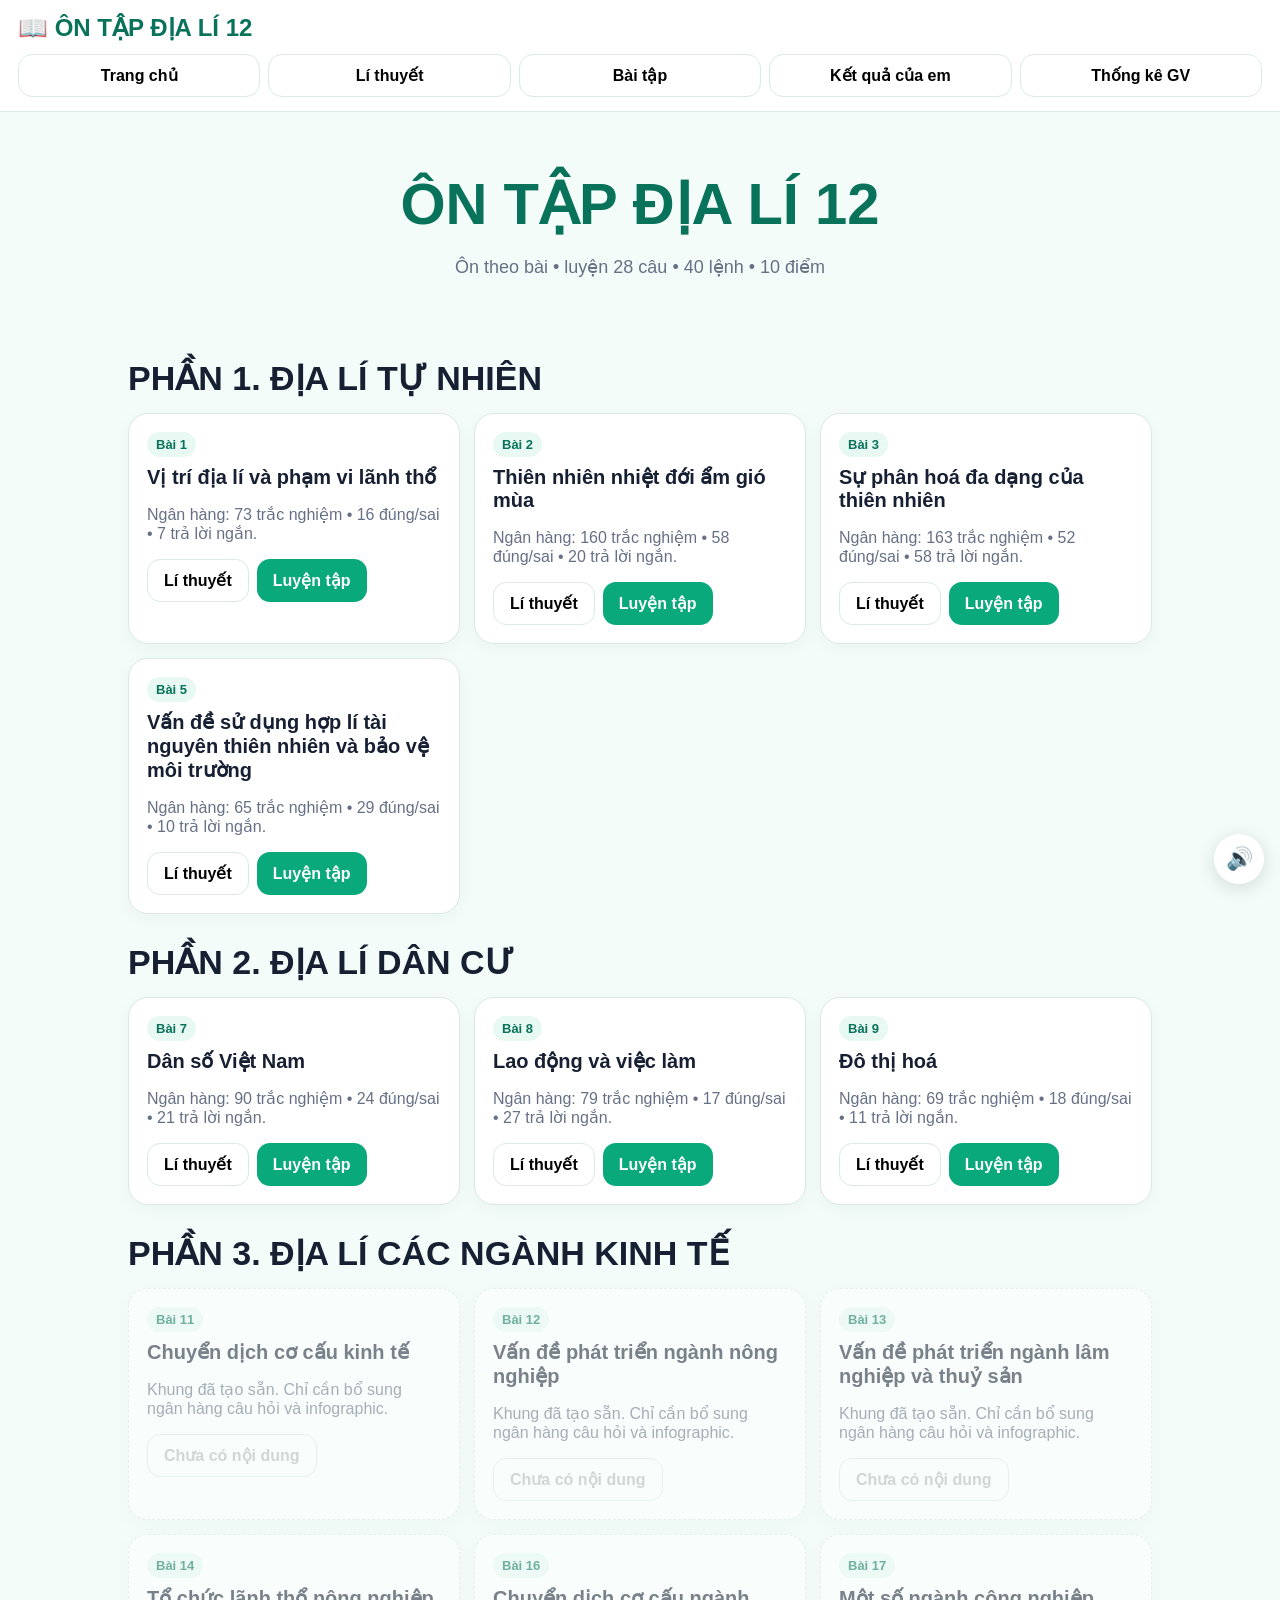
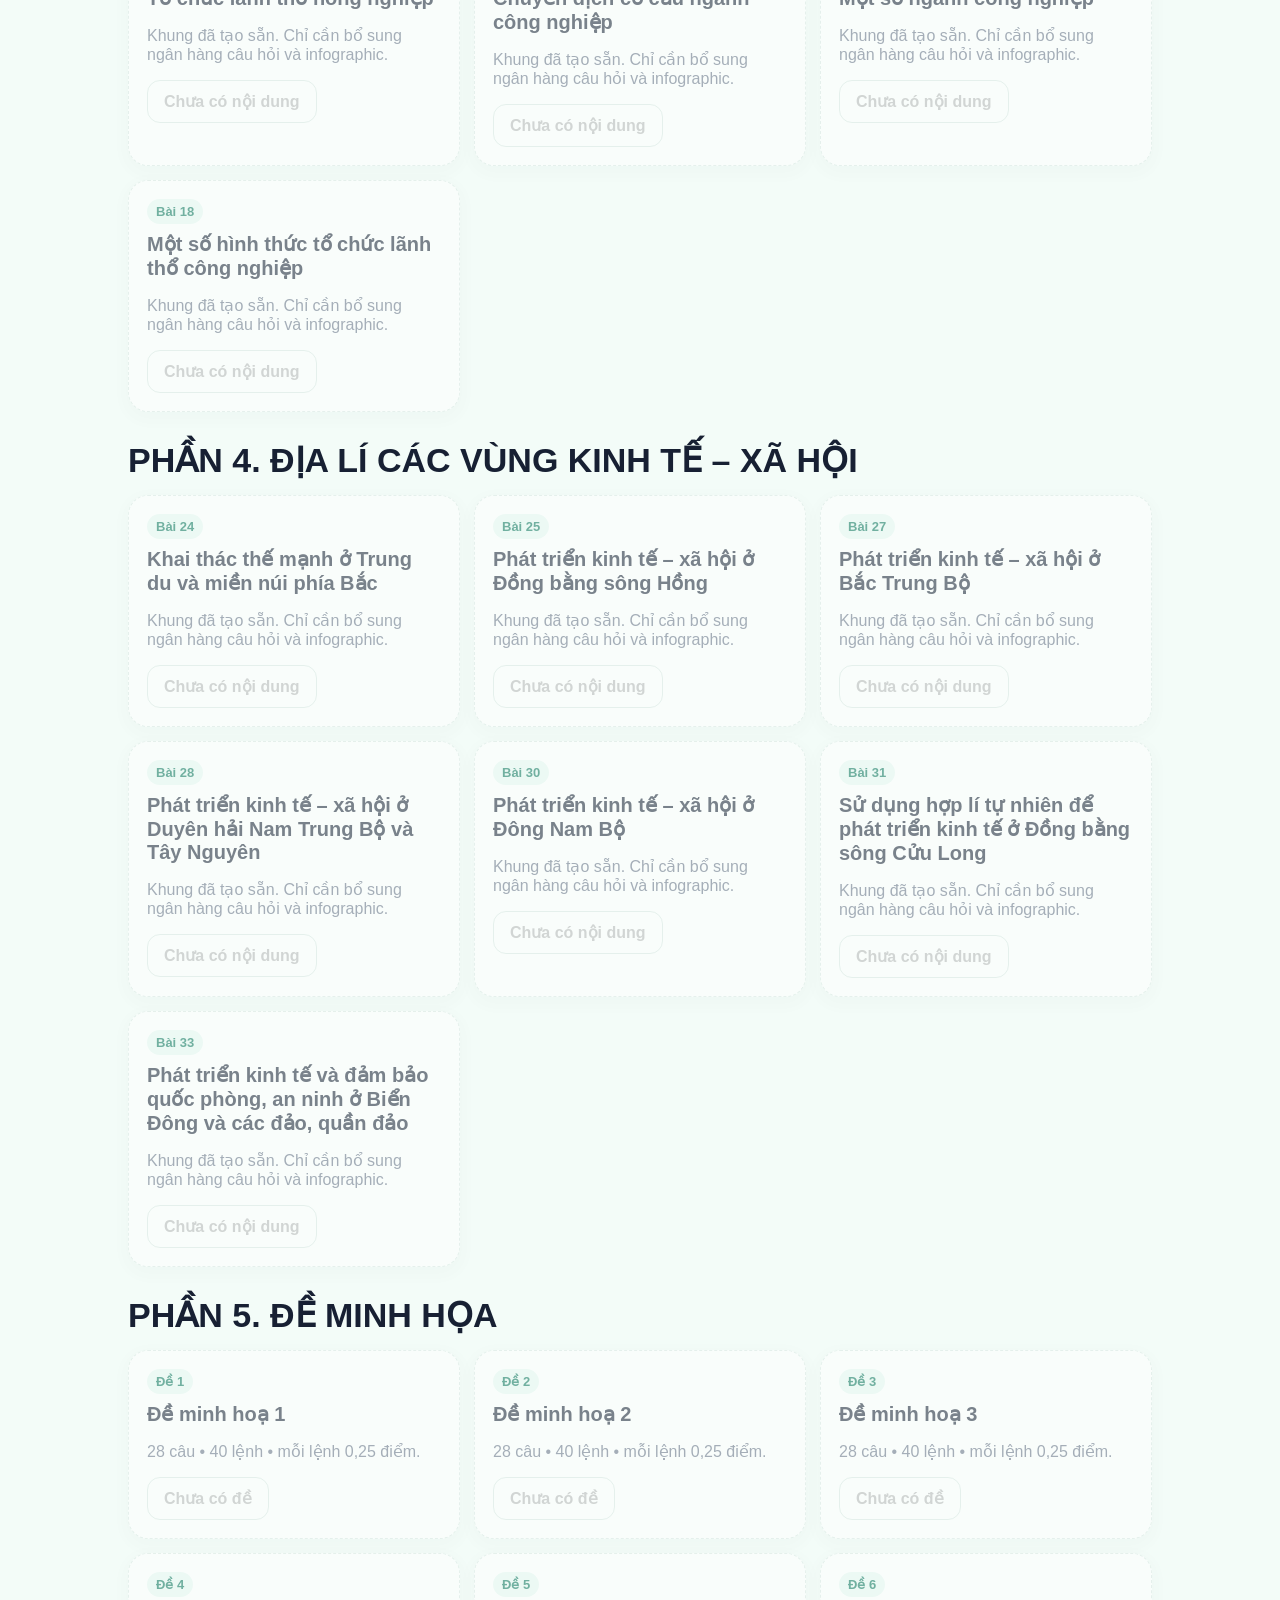
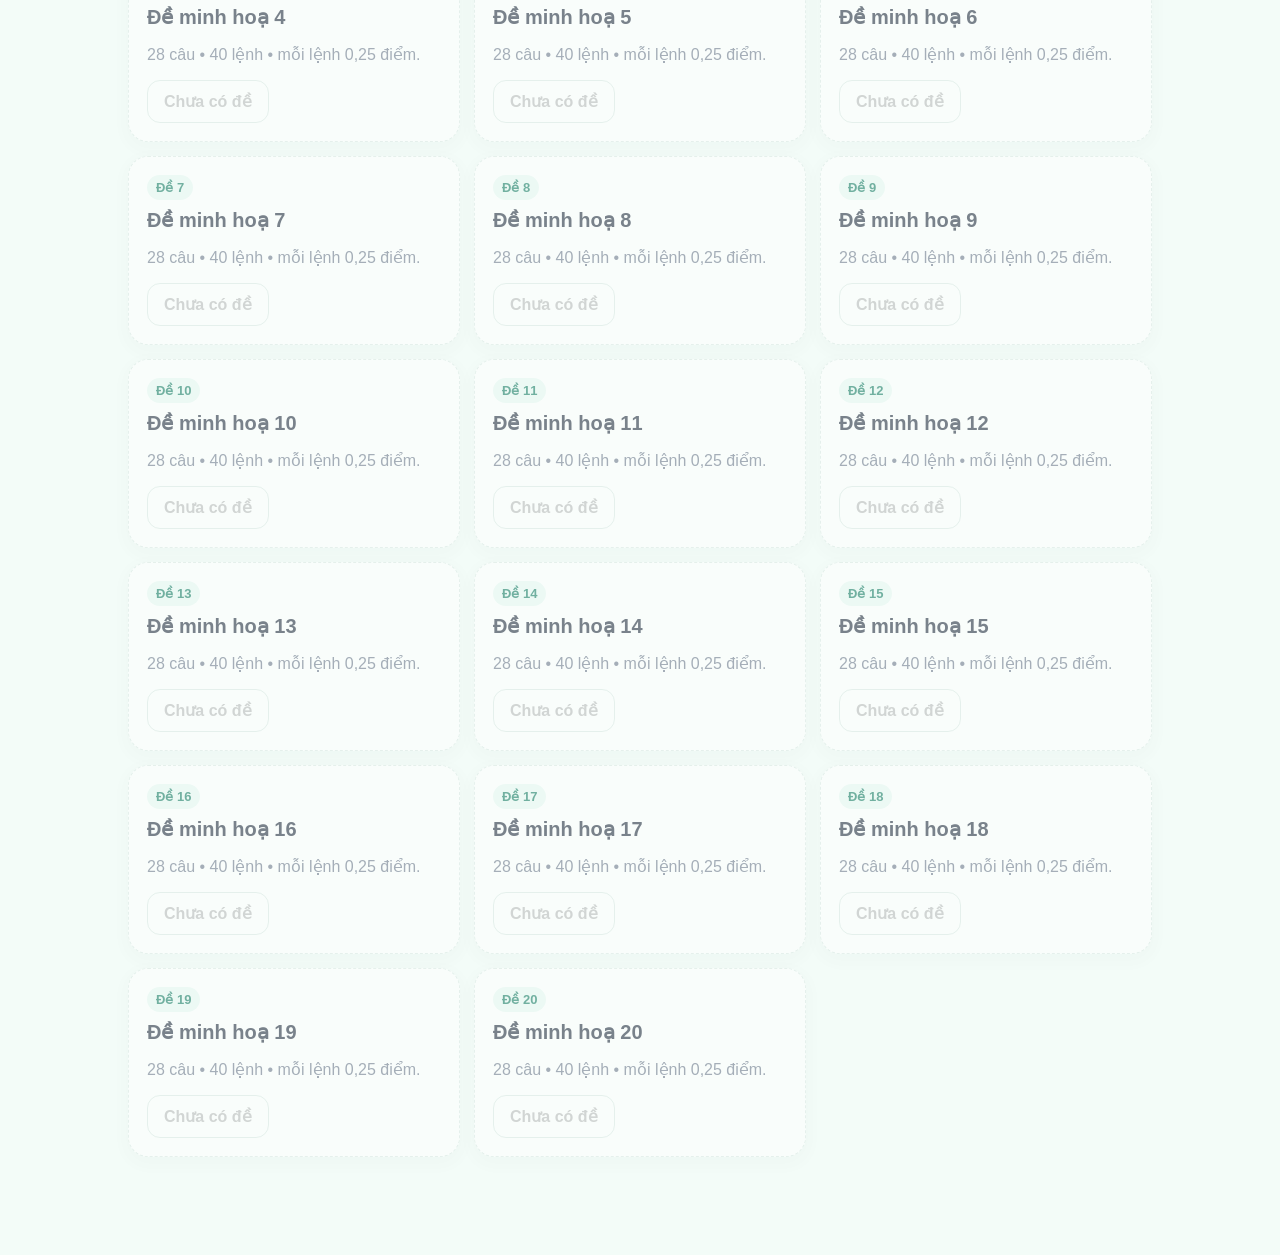
<file: index.html>
<!doctype html><html lang="vi"><head><meta charset="utf-8"><meta name="viewport" content="width=device-width,initial-scale=1"><title>ÔN TẬP ĐỊA LÍ 12</title><link rel="stylesheet" href="styles.css"></head><body><header><div class="brand">📖 ÔN TẬP ĐỊA LÍ 12</div><nav><button data-r="home">Trang chủ</button><button data-r="theory">Lí thuyết</button><button data-r="practice">Bài tập</button><button data-r="mine">Kết quả của em</button><button data-r="teacher">Thống kê GV</button></nav></header><main id="app"></main><script src="config.js"></script><script src="data.js"></script><script src="app.js"></script></body></html>
</file>
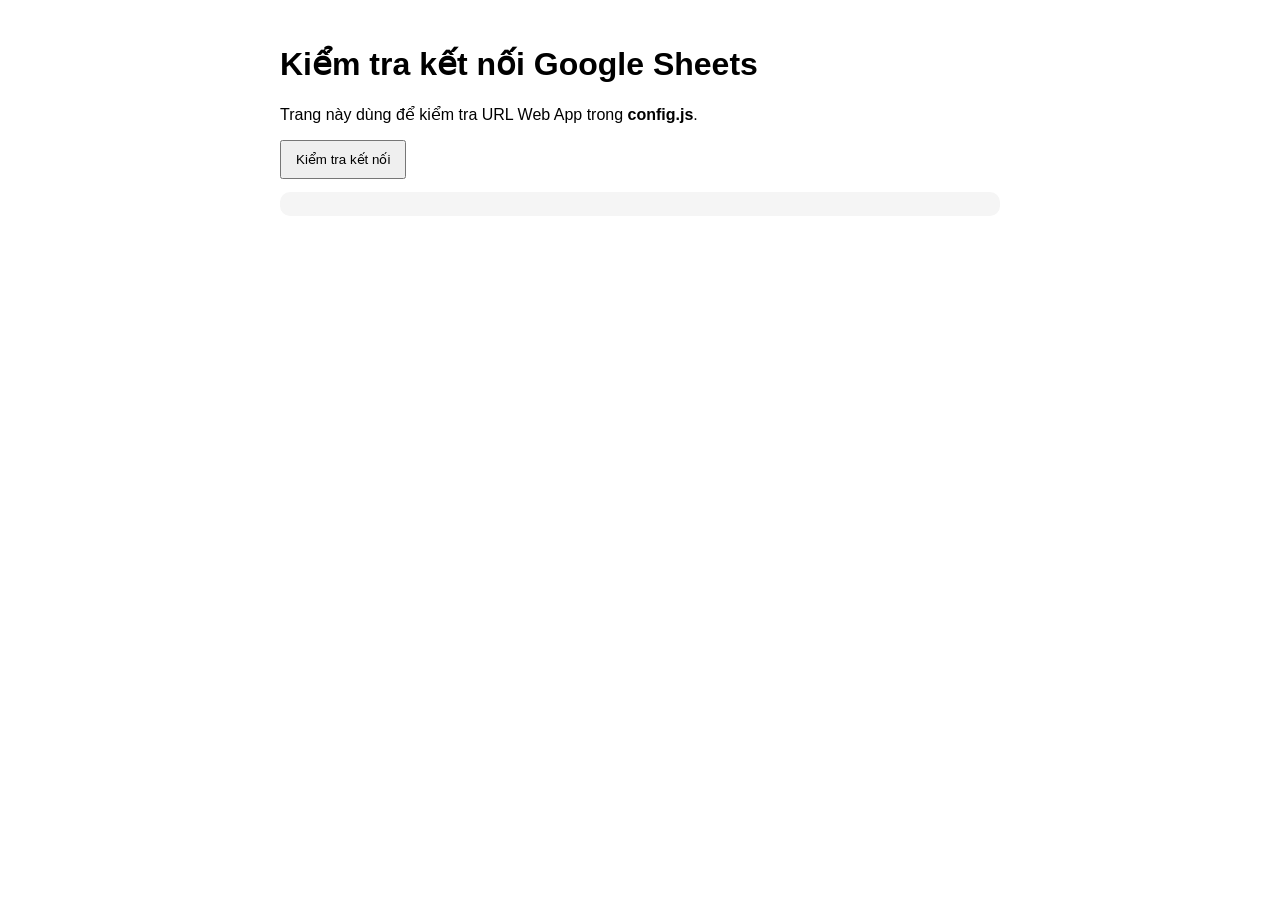
<file: test-connection.html>
<!doctype html><html lang="vi"><head><meta charset="utf-8"><meta name="viewport" content="width=device-width,initial-scale=1"><title>Kiểm tra kết nối</title>
<style>body{font-family:Segoe UI,Arial;padding:24px;max-width:720px;margin:auto}button{padding:10px 14px}pre{background:#f5f5f5;padding:12px;border-radius:10px;white-space:pre-wrap}</style></head><body>
<h1>Kiểm tra kết nối Google Sheets</h1><p>Trang này dùng để kiểm tra URL Web App trong <b>config.js</b>.</p>
<button id="ping">Kiểm tra kết nối</button><pre id="out"></pre>
<script src="config.js"></script><script>
document.getElementById("ping").onclick=async()=>{
 const o=document.getElementById("out");
 if(!RESULT_API_URL){o.textContent="Chưa có RESULT_API_URL trong config.js";return}
 try{const r=await fetch(RESULT_API_URL+"?action=ping&t="+Date.now());o.textContent=await r.text()}
 catch(e){o.textContent="Lỗi: "+e}
}
</script></body></html>
</file>
<file: styles.css>
:root{--bg:#f3fcf8;--text:#172033;--muted:#667085;--brand:#09a97c;--brand2:#08735a;--line:#dbe8e3;--danger:#d92d20;--warn:#b54708}*{box-sizing:border-box}html{scroll-behavior:smooth}body{margin:0;font-family:Inter,Segoe UI,Arial,sans-serif;color:var(--text);background:var(--bg)}button,input{font:inherit}button{cursor:pointer}header{position:sticky;top:0;z-index:30;background:rgba(255,255,255,.97);border-bottom:1px solid var(--line);padding:14px 18px}.brand{font-weight:900;font-size:24px;color:var(--brand2);margin-bottom:12px}nav{display:grid;grid-template-columns:repeat(5,minmax(0,1fr));gap:8px}nav button,.btn{border:1px solid var(--line);background:#fff;border-radius:14px;padding:11px 12px;font-weight:800}main{max-width:1060px;margin:auto;padding:24px 18px 70px}.hero{text-align:center;padding:34px 12px}.hero h1{font-size:clamp(34px,6vw,58px);margin:0 0 10px;color:var(--brand2)}.hero p{color:var(--muted);font-size:18px}.section{margin:28px 0}.section h2{font-size:clamp(24px,4vw,34px);margin:0 0 15px}.cards{display:grid;grid-template-columns:repeat(auto-fit,minmax(260px,1fr));gap:14px}.card{background:#fff;border:1px solid var(--line);border-radius:20px;padding:18px;box-shadow:0 5px 18px rgba(20,50,40,.04)}.card h3{margin:8px 0;font-size:20px}.card p{color:var(--muted)}.actions{display:flex;gap:8px;flex-wrap:wrap}.primary{background:var(--brand);color:#fff;border:0;border-radius:13px;padding:11px 16px;font-weight:900}.secondary{background:#fff;border:1px solid var(--line);border-radius:13px;padding:11px 16px;font-weight:800}.disabled{opacity:.55}.badge{display:inline-block;padding:5px 9px;border-radius:99px;background:#e8f8f2;color:var(--brand2);font-weight:800;font-size:13px}.placeholder{border-style:dashed}.identity{display:grid;grid-template-columns:1fr 1fr auto;gap:10px;background:#fff;border:1px solid var(--line);border-radius:18px;padding:14px;margin-bottom:18px}.identity input{border:1px solid var(--line);border-radius:12px;padding:12px}.pagehead{margin:8px 0 18px}.pagehead h1{font-size:clamp(28px,5vw,44px);margin:6px 0}.pagehead p{color:var(--muted)}.gallery{display:grid;gap:18px}.gallery figure{margin:0;background:#fff;border:1px solid var(--line);border-radius:18px;overflow:hidden}.gallery img{display:block;width:100%;height:auto}.gallery figcaption{text-align:center;padding:10px;color:var(--muted);font-weight:700}.quiz{max-width:850px;margin:auto}.quiz-topbar{position:sticky;top:104px;z-index:20;background:#fff;border:1px solid var(--line);border-radius:18px;padding:12px 16px;display:flex;justify-content:space-between;gap:12px;align-items:center;box-shadow:0 4px 18px rgba(0,0,0,.06)}.timer{font-size:22px;font-weight:900}.timer.warn{color:var(--warn)}.timer.danger{color:var(--danger)}.progress{height:10px;background:#e7eeeb;border-radius:99px;overflow:hidden;margin:14px 0}.progress>div{height:100%;background:var(--brand)}.qbox{background:#fff;border:1px solid var(--line);border-radius:24px;padding:22px}.qmeta{display:flex;justify-content:space-between;color:var(--muted);font-weight:800;gap:10px}.qbox h2{font-size:clamp(22px,4vw,30px);line-height:1.45}.qimg{display:block;max-width:100%;margin:12px auto;border-radius:12px}.answers{display:grid;gap:12px}.answer{width:100%;display:flex;align-items:center;text-align:left;gap:10px;padding:15px 14px;border:2px solid #e3e7ea;border-radius:17px;background:#fff;font-size:clamp(17px,3.5vw,20px)}.answer.selected{border-color:var(--brand);background:#ecfff8}.radio{width:22px;height:22px;flex:0 0 22px;border:3px solid #d8dde2;border-radius:50%;position:relative}.answer.selected .radio{border-color:var(--brand)}.answer.selected .radio:after{content:"";position:absolute;width:9px;height:9px;border-radius:50%;background:var(--brand);top:50%;left:50%;transform:translate(-50%,-50%)}.choice{font-weight:900}.answer.selected .choice,.answer.selected .answertext{font-weight:800}.tfrow{padding:13px 0;border-bottom:1px solid #edf2ef}.tfstatement{font-size:18px;line-height:1.5;margin-bottom:8px}.tfopts{display:flex;gap:9px}.tfopts label{border:2px solid var(--line);border-radius:12px;padding:9px 14px;font-weight:800}.short input{width:100%;padding:15px;border:2px solid var(--line);border-radius:14px;font-size:20px}.quiz-actions{display:flex;justify-content:space-between;gap:12px;margin-top:20px}.quiz-actions button{min-height:52px;min-width:140px}.result{background:#fff;border:1px solid var(--line);border-radius:22px;padding:22px}.score{font-size:54px;font-weight:900;color:var(--brand2)}.review-card{background:#fff;border:1px solid var(--line);border-radius:18px;padding:18px;margin:14px 0}.correct{color:#067647}.wrong{color:#b42318}.solution{margin-top:12px;padding:13px;background:#f8faf9;border:1px solid var(--line);border-radius:12px}.solution div{margin:6px 0;line-height:1.5}.personal{background:#eefbf6;border:1px solid #bfe8d8;border-radius:18px;padding:18px;margin:16px 0}.musicctl{position:fixed;right:16px;bottom:16px;z-index:40;border:0;border-radius:50%;width:50px;height:50px;background:#fff;box-shadow:0 4px 20px #0002;font-size:22px}table{width:100%;border-collapse:collapse;background:#fff}th,td{border:1px solid var(--line);padding:8px;text-align:left}th{background:#f0faf6}@media(max-width:720px){nav{grid-template-columns:repeat(3,1fr)}.identity{grid-template-columns:1fr}.quiz-topbar{top:145px;align-items:flex-start}.qbox{padding:16px 14px}.quiz-actions button{flex:1;min-width:0}.qmeta{font-size:14px}}
</file>
